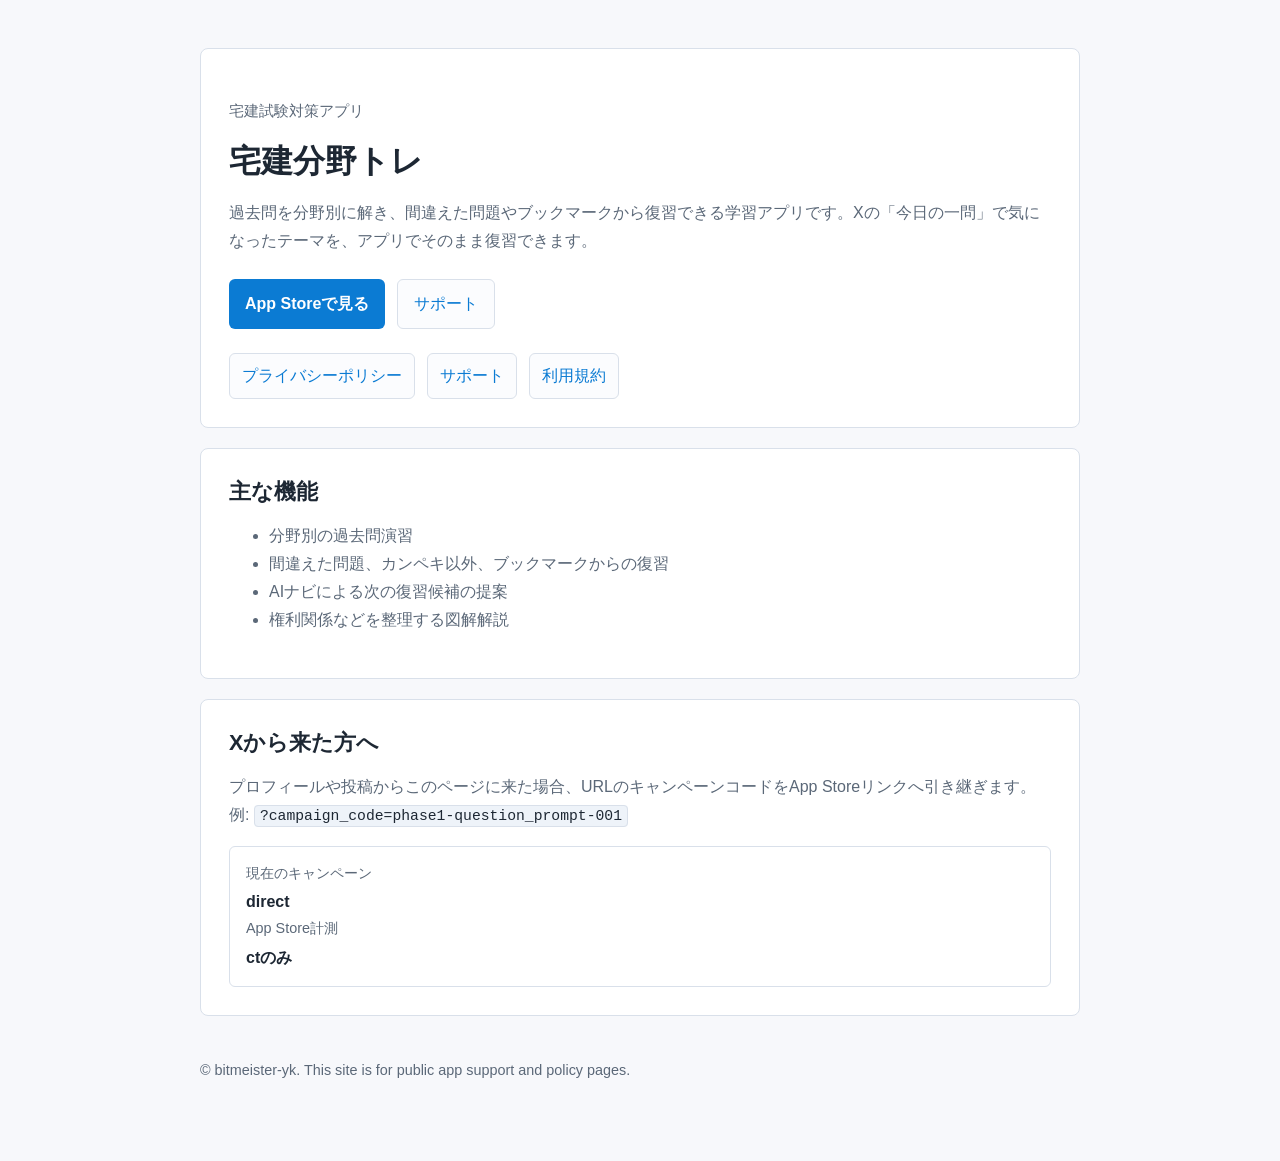
<file: index.html>
<!doctype html>
<html lang="ja">
<head>
  <meta charset="utf-8">
  <meta name="viewport" content="width=device-width, initial-scale=1">
  <title>宅建分野トレ</title>
  <meta name="description" content="宅建試験の過去問を分野別に解き、復習を進めるための学習アプリです。">
  <link rel="stylesheet" href="styles.css">
</head>
<body>
  <main>
    <header class="hero">
      <p class="meta">宅建試験対策アプリ</p>
      <h1>宅建分野トレ</h1>
      <p>過去問を分野別に解き、間違えた問題やブックマークから復習できる学習アプリです。Xの「今日の一問」で気になったテーマを、アプリでそのまま復習できます。</p>
      <div class="cta-row">
        <a id="app-store-link" class="primary-link" href="https://apps.apple.com/jp/app/%E5%AE%85%E5%BB%BA%E5%88%86%E9%87%8E%E3%83%88%E3%83%AC/id6782487709">App Storeで見る</a>
        <a class="secondary-link" href="support.html">サポート</a>
      </div>
      <nav class="nav" aria-label="Pages">
        <a href="privacy.html">プライバシーポリシー</a>
        <a href="support.html">サポート</a>
        <a href="terms.html">利用規約</a>
      </nav>
    </header>

    <section>
      <h2>主な機能</h2>
      <ul>
        <li>分野別の過去問演習</li>
        <li>間違えた問題、カンペキ以外、ブックマークからの復習</li>
        <li>AIナビによる次の復習候補の提案</li>
        <li>権利関係などを整理する図解解説</li>
      </ul>
    </section>

    <section>
      <h2>Xから来た方へ</h2>
      <p>プロフィールや投稿からこのページに来た場合、URLのキャンペーンコードをApp Storeリンクへ引き継ぎます。例: <code>?campaign_code=phase1-question_prompt-001</code></p>
      <dl class="campaign-box">
        <div>
          <dt>現在のキャンペーン</dt>
          <dd id="campaign-code">direct</dd>
        </div>
        <div>
          <dt>App Store計測</dt>
          <dd id="app-store-campaign-status">ctのみ</dd>
        </div>
      </dl>
    </section>

    <footer>
      <p>&copy; bitmeister-yk. This site is for public app support and policy pages.</p>
    </footer>
  </main>
  <script>
    (function () {
      const appStoreBase = "https://apps.apple.com/jp/app/%E5%AE%85%E5%BB%BA%E5%88%86%E9%87%8E%E3%83%88%E3%83%AC/id6782487709";
      const params = new URLSearchParams(window.location.search);
      const sanitizeToken = (value, fallback = "") => (value || fallback).replace(/[^A-Za-z0-9_.-]/g, "").slice(0, 64);
      const sanitizeMediaType = (value) => (value || "").replace(/[^0-9]/g, "").slice(0, 4);
      const rawCampaign = params.get("campaign_code") || params.get("campaign") || params.get("ct") || params.get("utm_campaign") || "direct";
      const campaign = sanitizeToken(rawCampaign, "direct") || "direct";
      const providerToken = sanitizeToken(params.get("pt") || params.get("provider_token"));
      const rawMediaType = params.get("mt") || params.get("media_type");
      const mediaType = sanitizeMediaType(rawMediaType) || (providerToken ? "8" : "");
      const appStoreUrl = new URL(appStoreBase);
      if (providerToken) {
        appStoreUrl.searchParams.set("pt", providerToken);
      }
      appStoreUrl.searchParams.set("ct", campaign);
      if (mediaType) {
        appStoreUrl.searchParams.set("mt", mediaType);
      }
      const link = document.getElementById("app-store-link");
      const label = document.getElementById("campaign-code");
      const status = document.getElementById("app-store-campaign-status");
      if (link) {
        link.href = appStoreUrl.toString();
      }
      if (label) {
        label.textContent = campaign;
      }
      if (status) {
        status.textContent = providerToken ? "pt/ct/mt連携" : "ctのみ";
      }
    })();
  </script>
</body>
</html>
</file>
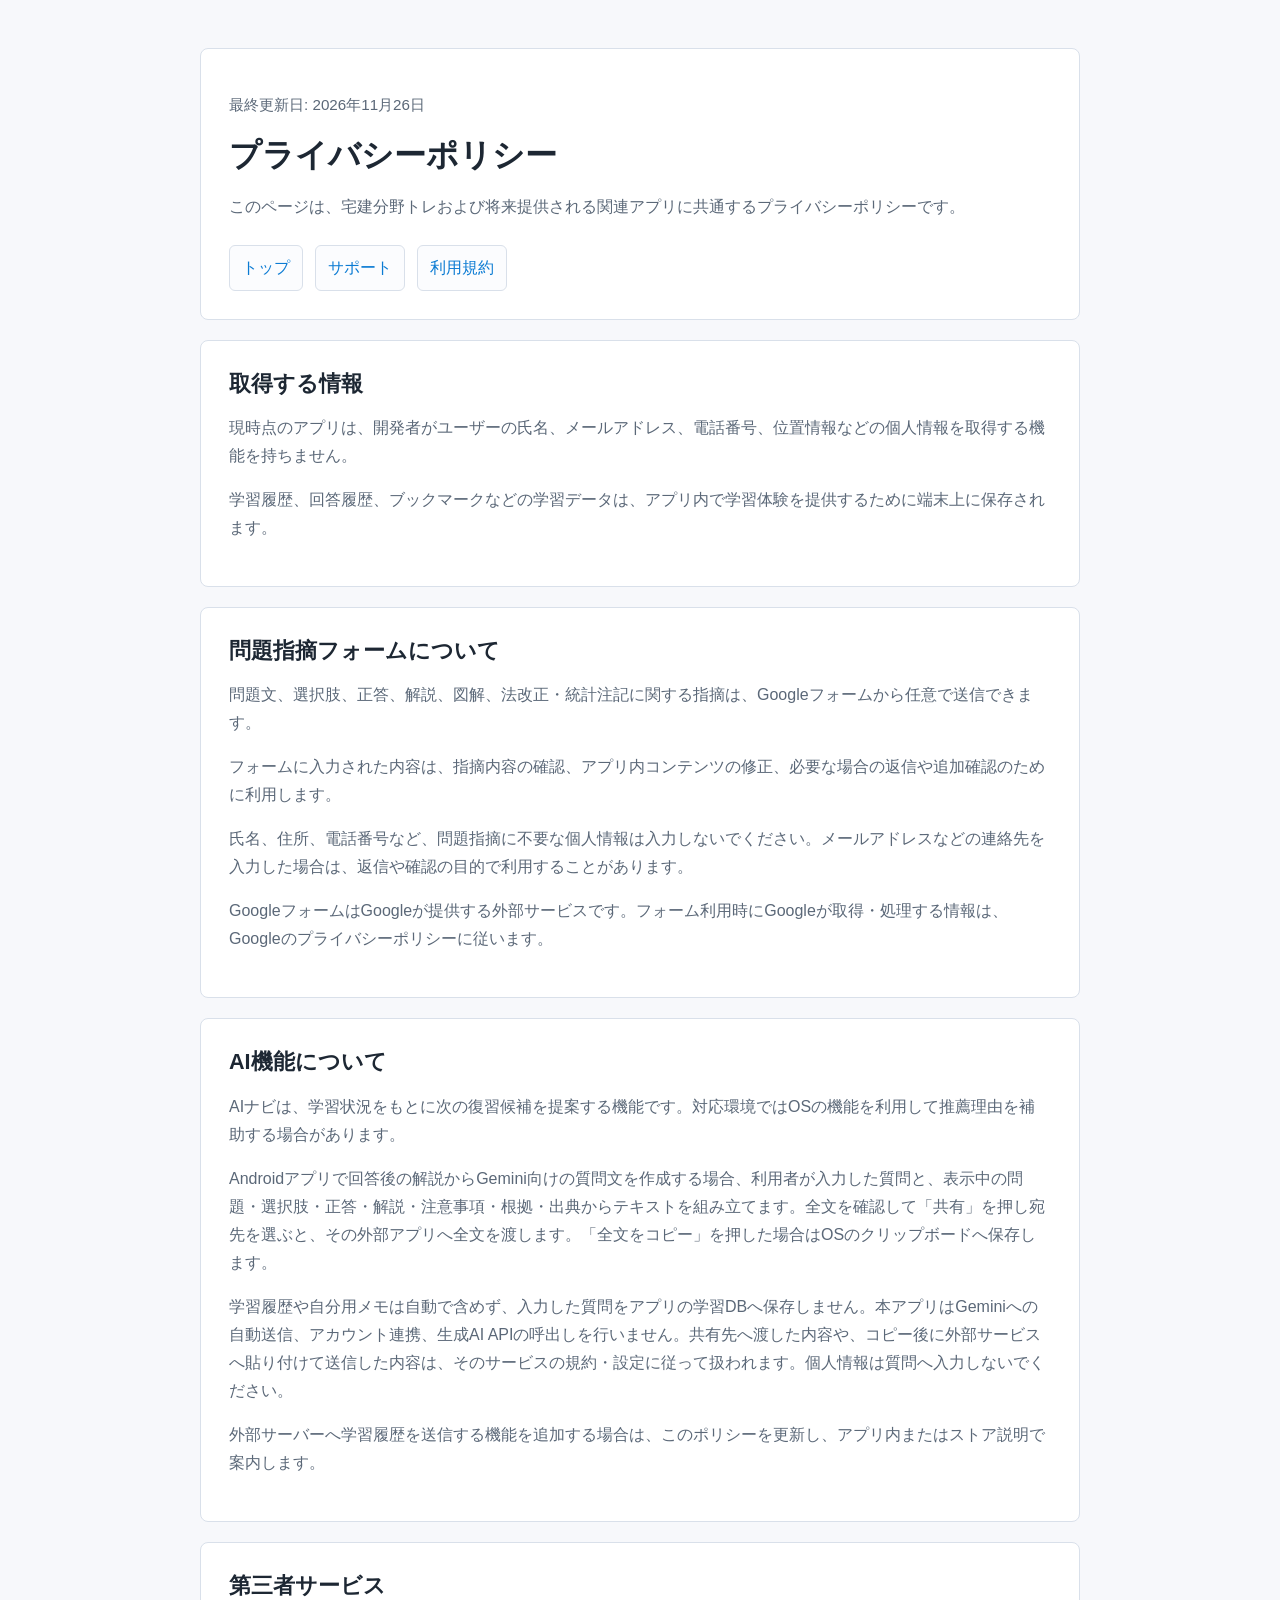
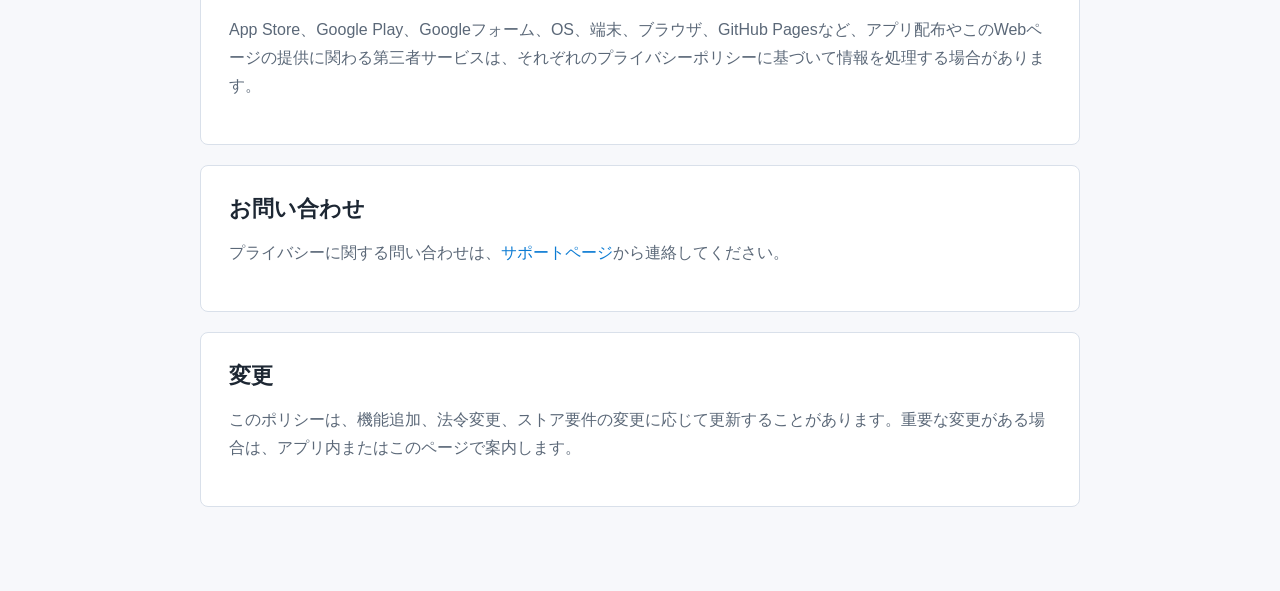
<file: privacy.html>
<!doctype html>
<html lang="ja">
<head>
  <meta charset="utf-8">
  <meta name="viewport" content="width=device-width, initial-scale=1">
  <title>プライバシーポリシー | 宅建分野トレ</title>
  <link rel="stylesheet" href="styles.css">
</head>
<body>
  <main>
    <header>
      <p class="meta">最終更新日: 2026年11月26日</p>
      <h1>プライバシーポリシー</h1>
      <p>このページは、宅建分野トレおよび将来提供される関連アプリに共通するプライバシーポリシーです。</p>
      <nav class="nav" aria-label="Pages">
        <a href="index.html">トップ</a>
        <a href="support.html">サポート</a>
        <a href="terms.html">利用規約</a>
      </nav>
    </header>

    <section>
      <h2>取得する情報</h2>
      <p>現時点のアプリは、開発者がユーザーの氏名、メールアドレス、電話番号、位置情報などの個人情報を取得する機能を持ちません。</p>
      <p>学習履歴、回答履歴、ブックマークなどの学習データは、アプリ内で学習体験を提供するために端末上に保存されます。</p>
    </section>

    <section>
      <h2>問題指摘フォームについて</h2>
      <p>問題文、選択肢、正答、解説、図解、法改正・統計注記に関する指摘は、Googleフォームから任意で送信できます。</p>
      <p>フォームに入力された内容は、指摘内容の確認、アプリ内コンテンツの修正、必要な場合の返信や追加確認のために利用します。</p>
      <p>氏名、住所、電話番号など、問題指摘に不要な個人情報は入力しないでください。メールアドレスなどの連絡先を入力した場合は、返信や確認の目的で利用することがあります。</p>
      <p>GoogleフォームはGoogleが提供する外部サービスです。フォーム利用時にGoogleが取得・処理する情報は、Googleのプライバシーポリシーに従います。</p>
    </section>

    <section>
      <h2>AI機能について</h2>
      <p>AIナビは、学習状況をもとに次の復習候補を提案する機能です。対応環境ではOSの機能を利用して推薦理由を補助する場合があります。</p>
      <p>Androidアプリで回答後の解説からGemini向けの質問文を作成する場合、利用者が入力した質問と、表示中の問題・選択肢・正答・解説・注意事項・根拠・出典からテキストを組み立てます。全文を確認して「共有」を押し宛先を選ぶと、その外部アプリへ全文を渡します。「全文をコピー」を押した場合はOSのクリップボードへ保存します。</p>
      <p>学習履歴や自分用メモは自動で含めず、入力した質問をアプリの学習DBへ保存しません。本アプリはGeminiへの自動送信、アカウント連携、生成AI APIの呼出しを行いません。共有先へ渡した内容や、コピー後に外部サービスへ貼り付けて送信した内容は、そのサービスの規約・設定に従って扱われます。個人情報は質問へ入力しないでください。</p>
      <p>外部サーバーへ学習履歴を送信する機能を追加する場合は、このポリシーを更新し、アプリ内またはストア説明で案内します。</p>
    </section>

    <section>
      <h2>第三者サービス</h2>
      <p>App Store、Google Play、Googleフォーム、OS、端末、ブラウザ、GitHub Pagesなど、アプリ配布やこのWebページの提供に関わる第三者サービスは、それぞれのプライバシーポリシーに基づいて情報を処理する場合があります。</p>
    </section>

    <section>
      <h2>お問い合わせ</h2>
      <p>プライバシーに関する問い合わせは、<a href="support.html">サポートページ</a>から連絡してください。</p>
    </section>

    <section>
      <h2>変更</h2>
      <p>このポリシーは、機能追加、法令変更、ストア要件の変更に応じて更新することがあります。重要な変更がある場合は、アプリ内またはこのページで案内します。</p>
    </section>
  </main>
</body>
</html>
</file>
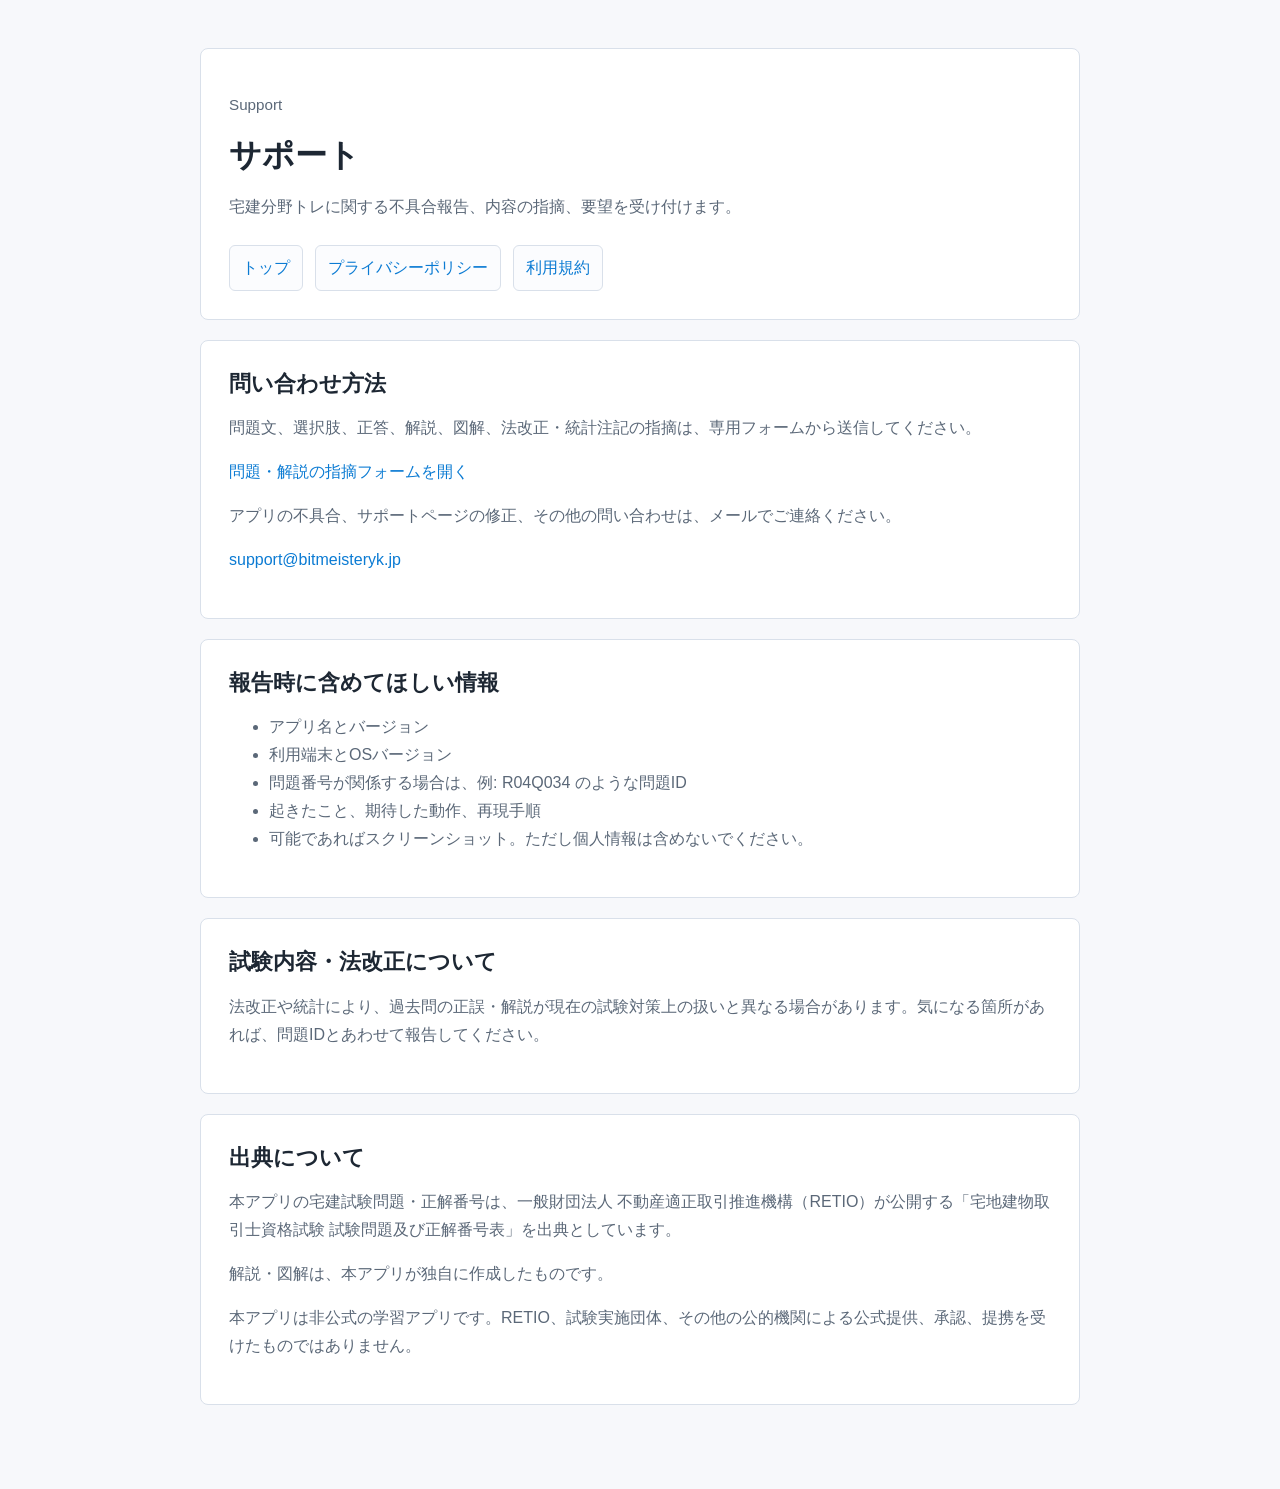
<file: support.html>
<!doctype html>
<html lang="ja">
<head>
  <meta charset="utf-8">
  <meta name="viewport" content="width=device-width, initial-scale=1">
  <title>サポート | 宅建分野トレ</title>
  <link rel="stylesheet" href="styles.css">
</head>
<body>
  <main>
    <header>
      <p class="meta">Support</p>
      <h1>サポート</h1>
      <p>宅建分野トレに関する不具合報告、内容の指摘、要望を受け付けます。</p>
      <nav class="nav" aria-label="Pages">
        <a href="index.html">トップ</a>
        <a href="privacy.html">プライバシーポリシー</a>
        <a href="terms.html">利用規約</a>
      </nav>
    </header>

    <section>
      <h2>問い合わせ方法</h2>
      <p>問題文、選択肢、正答、解説、図解、法改正・統計注記の指摘は、専用フォームから送信してください。</p>
      <p><a href="https://docs.google.com/forms/d/e/1FAIpQLSemOx_Ou-rJrLC1AOsVJ5FUf-F6wpF6wVFEMdcTbo8Kz6LIeQ/viewform">問題・解説の指摘フォームを開く</a></p>
      <p>アプリの不具合、サポートページの修正、その他の問い合わせは、メールでご連絡ください。</p>
      <p><a href="mailto:support@bitmeisteryk.jp">support@bitmeisteryk.jp</a></p>
    </section>

    <section>
      <h2>報告時に含めてほしい情報</h2>
      <ul>
        <li>アプリ名とバージョン</li>
        <li>利用端末とOSバージョン</li>
        <li>問題番号が関係する場合は、例: R04Q034 のような問題ID</li>
        <li>起きたこと、期待した動作、再現手順</li>
        <li>可能であればスクリーンショット。ただし個人情報は含めないでください。</li>
      </ul>
    </section>

    <section>
      <h2>試験内容・法改正について</h2>
      <p>法改正や統計により、過去問の正誤・解説が現在の試験対策上の扱いと異なる場合があります。気になる箇所があれば、問題IDとあわせて報告してください。</p>
    </section>

    <section>
      <h2>出典について</h2>
      <p>本アプリの宅建試験問題・正解番号は、一般財団法人 不動産適正取引推進機構（RETIO）が公開する「宅地建物取引士資格試験 試験問題及び正解番号表」を出典としています。</p>
      <p>解説・図解は、本アプリが独自に作成したものです。</p>
      <p>本アプリは非公式の学習アプリです。RETIO、試験実施団体、その他の公的機関による公式提供、承認、提携を受けたものではありません。</p>
    </section>
  </main>
</body>
</html>
</file>
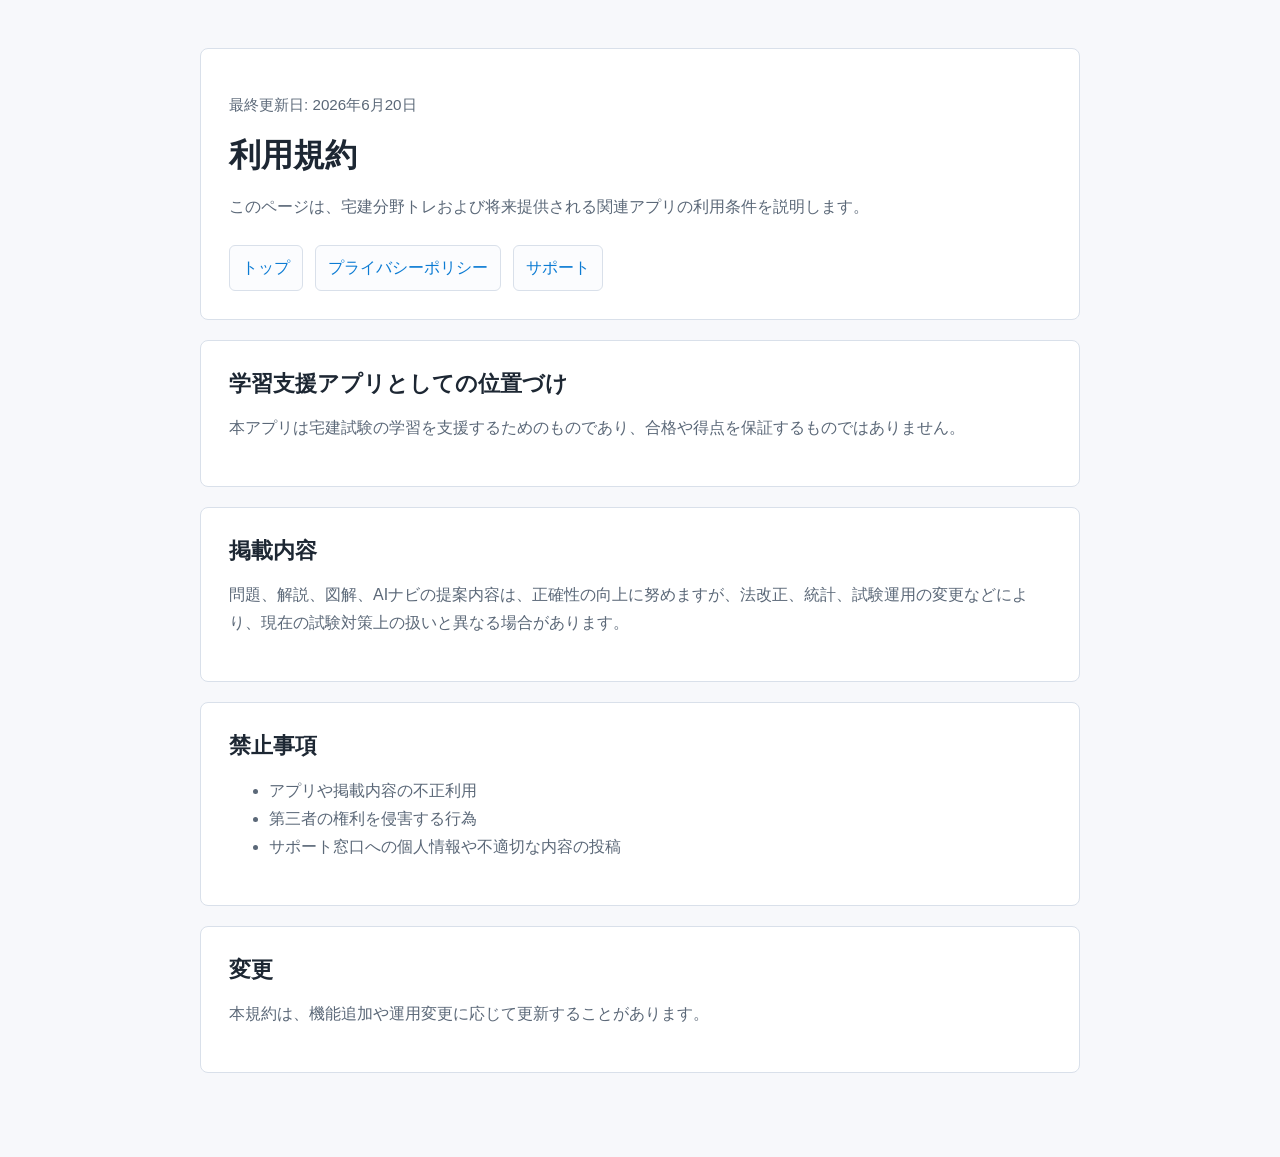
<file: terms.html>
<!doctype html>
<html lang="ja">
<head>
  <meta charset="utf-8">
  <meta name="viewport" content="width=device-width, initial-scale=1">
  <title>利用規約 | 宅建分野トレ</title>
  <link rel="stylesheet" href="styles.css">
</head>
<body>
  <main>
    <header>
      <p class="meta">最終更新日: 2026年6月20日</p>
      <h1>利用規約</h1>
      <p>このページは、宅建分野トレおよび将来提供される関連アプリの利用条件を説明します。</p>
      <nav class="nav" aria-label="Pages">
        <a href="index.html">トップ</a>
        <a href="privacy.html">プライバシーポリシー</a>
        <a href="support.html">サポート</a>
      </nav>
    </header>

    <section>
      <h2>学習支援アプリとしての位置づけ</h2>
      <p>本アプリは宅建試験の学習を支援するためのものであり、合格や得点を保証するものではありません。</p>
    </section>

    <section>
      <h2>掲載内容</h2>
      <p>問題、解説、図解、AIナビの提案内容は、正確性の向上に努めますが、法改正、統計、試験運用の変更などにより、現在の試験対策上の扱いと異なる場合があります。</p>
    </section>

    <section>
      <h2>禁止事項</h2>
      <ul>
        <li>アプリや掲載内容の不正利用</li>
        <li>第三者の権利を侵害する行為</li>
        <li>サポート窓口への個人情報や不適切な内容の投稿</li>
      </ul>
    </section>

    <section>
      <h2>変更</h2>
      <p>本規約は、機能追加や運用変更に応じて更新することがあります。</p>
    </section>
  </main>
</body>
</html>
</file>
<file: styles.css>
:root {
  color-scheme: light;
  --bg: #f7f8fb;
  --panel: #ffffff;
  --text: #1d2733;
  --muted: #5b6878;
  --line: #d9e0ea;
  --accent: #0b7bd3;
}

* {
  box-sizing: border-box;
}

body {
  margin: 0;
  background: var(--bg);
  color: var(--text);
  font-family: -apple-system, BlinkMacSystemFont, "Helvetica Neue", "Hiragino Sans", "Yu Gothic", sans-serif;
  line-height: 1.75;
  overflow-x: hidden;
}

main {
  width: min(880px, calc(100% - 32px));
  margin: 0 auto;
  padding: 48px 0 64px;
}

header,
section {
  background: var(--panel);
  border: 1px solid var(--line);
  border-radius: 8px;
  padding: 28px;
  margin: 0 0 20px;
  max-width: 100%;
  min-width: 0;
}

.hero {
  padding-top: 34px;
}

h1,
h2 {
  line-height: 1.35;
  margin: 0 0 16px;
}

h1 {
  font-size: 2rem;
}

h2 {
  font-size: 1.35rem;
}

p,
li {
  color: var(--muted);
  min-width: 0;
  overflow-wrap: anywhere;
}

a {
  color: var(--accent);
  text-decoration: none;
}

a:hover {
  text-decoration: underline;
}

.cta-row {
  display: flex;
  flex-wrap: wrap;
  gap: 12px;
  margin-top: 24px;
}

.primary-link,
.secondary-link {
  border-radius: 6px;
  display: inline-flex;
  align-items: center;
  min-height: 44px;
  min-width: 0;
  padding: 10px 16px;
}

.primary-link {
  background: var(--accent);
  color: #ffffff;
  font-weight: 700;
}

.primary-link:hover {
  text-decoration: none;
  background: #096dbb;
}

.secondary-link {
  border: 1px solid var(--line);
  background: #fbfcfe;
}

.nav {
  display: flex;
  flex-wrap: wrap;
  gap: 12px;
  margin-top: 24px;
}

.nav a {
  border: 1px solid var(--line);
  border-radius: 6px;
  padding: 8px 12px;
  background: #fbfcfe;
  max-width: 100%;
}

code {
  background: #eef3f9;
  border: 1px solid var(--line);
  border-radius: 4px;
  color: var(--text);
  font-family: ui-monospace, SFMono-Regular, Menlo, Consolas, monospace;
  font-size: 0.92em;
  padding: 2px 5px;
}

.campaign-box {
  border: 1px solid var(--line);
  border-radius: 6px;
  margin: 16px 0 0;
  padding: 14px 16px;
}

.campaign-box dt {
  color: var(--muted);
  font-size: 0.9rem;
}

.campaign-box dd {
  color: var(--text);
  font-weight: 700;
  margin: 2px 0 0;
  overflow-wrap: anywhere;
}

.meta {
  color: var(--muted);
  font-size: 0.95rem;
}

footer {
  color: var(--muted);
  font-size: 0.9rem;
  padding: 8px 0 0;
}

@media (max-width: 520px) {
  main {
    width: 100%;
    padding-left: 12px;
    padding-right: 12px;
    padding-top: 32px;
  }

  header,
  section {
    padding: 22px;
  }

  h1 {
    font-size: 1.75rem;
  }

  .cta-row,
  .nav {
    flex-direction: column;
  }

  .primary-link,
  .secondary-link,
  .nav a {
    justify-content: center;
    text-align: center;
    width: 100%;
  }
}
</file>
